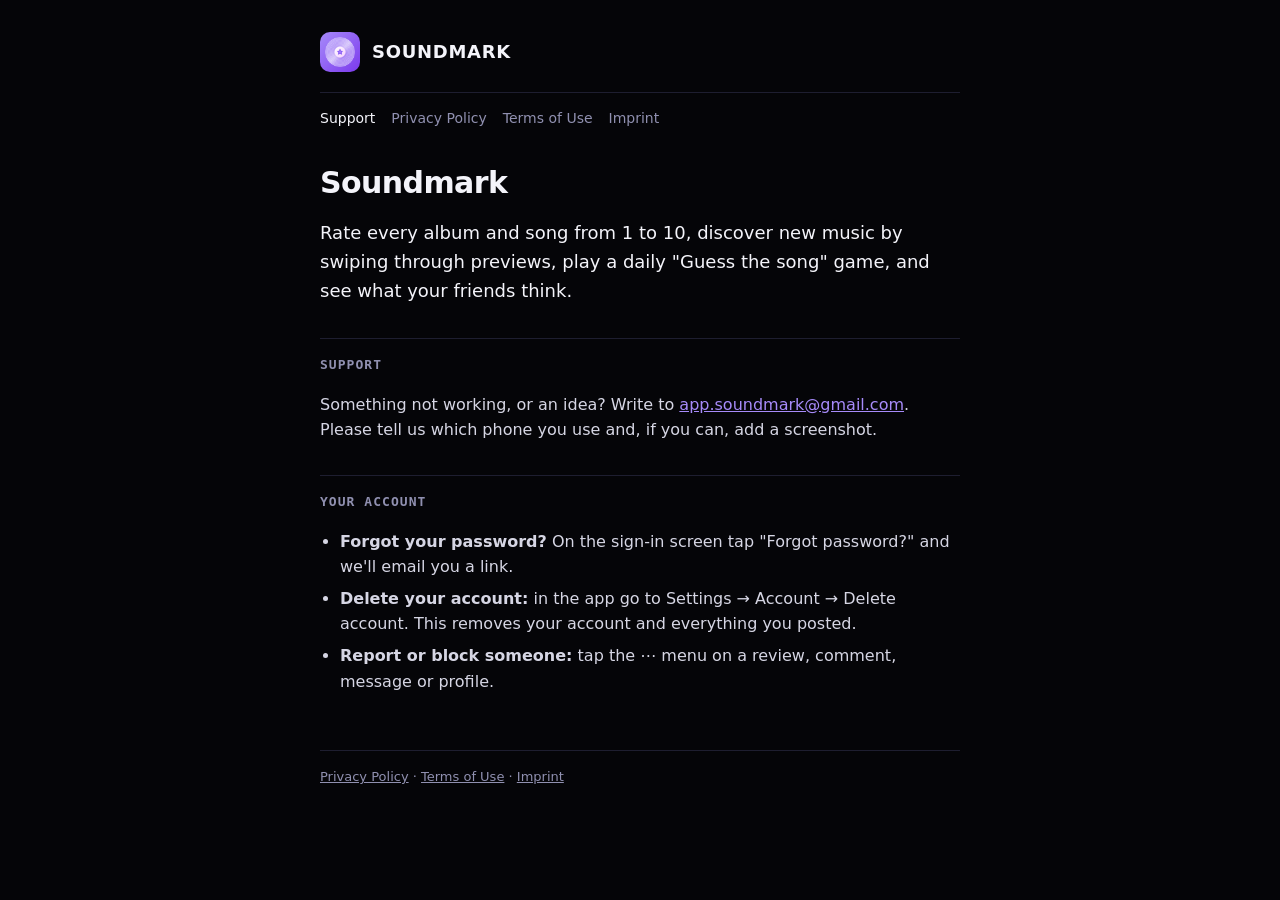
<file: index.html>
<!doctype html>
<html lang="en">
<head>
<meta charset="utf-8">
<meta name="viewport" content="width=device-width, initial-scale=1">
<title>Soundmark – Support</title>
<meta name="description" content="Soundmark: rate albums and songs, discover music and argue about it with your friends.">
<link rel="icon" href="icon.png">
<link rel="stylesheet" href="style.css">
</head>
<body>
<main>
  <header>
    <img src="icon.png" alt="">
    <a href="index.html">SOUNDMARK</a>
  </header>
  <nav>
    <a href="index.html" aria-current="page">Support</a>
    <a href="privacy.html">Privacy Policy</a>
    <a href="terms.html">Terms of Use</a>
    <a href="imprint.html">Imprint</a>
  </nav>

  <h1>Soundmark</h1>
  <p class="lead">Rate every album and song from 1 to 10, discover new music by swiping through previews, play a daily "Guess the song" game, and see what your friends think.</p>

  <h2>Support</h2>
  <p>Something not working, or an idea? Write to <a href="mailto:app.soundmark@gmail.com">app.soundmark@gmail.com</a>. Please tell us which phone you use and, if you can, add a screenshot.</p>

  <h2>Your account</h2>
  <ul>
    <li><strong>Forgot your password?</strong> On the sign-in screen tap "Forgot password?" and we'll email you a link.</li>
    <li><strong>Delete your account:</strong> in the app go to Settings → Account → Delete account. This removes your account and everything you posted.</li>
    <li><strong>Report or block someone:</strong> tap the ⋯ menu on a review, comment, message or profile.</li>
  </ul>

  <footer>
    <a href="privacy.html">Privacy Policy</a> · <a href="terms.html">Terms of Use</a> · <a href="imprint.html">Imprint</a>
  </footer>
</main>
</body>
</html>
</file>
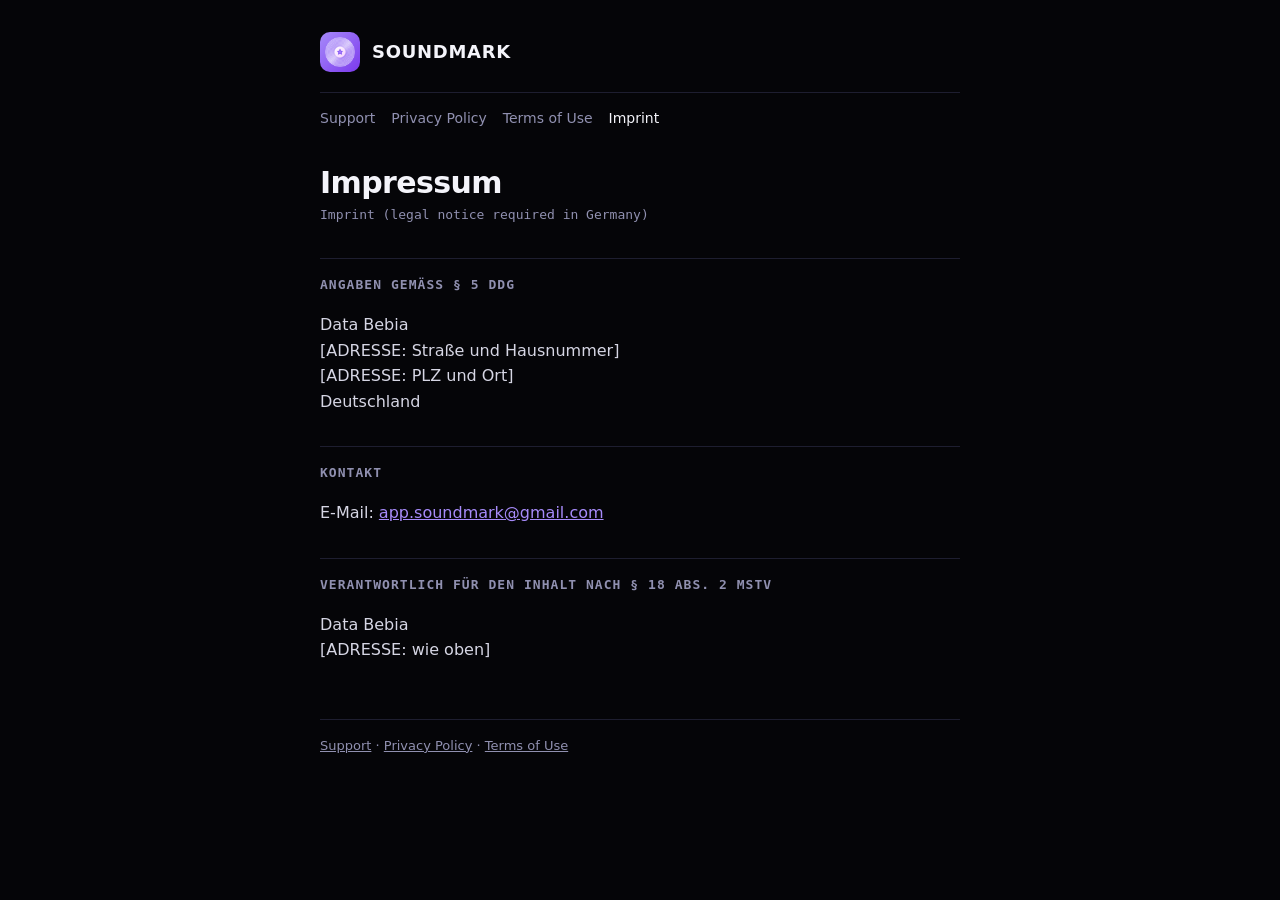
<file: imprint.html>
<!doctype html>
<html lang="de">
<head>
<meta charset="utf-8">
<meta name="viewport" content="width=device-width, initial-scale=1">
<title>Soundmark – Impressum</title>
<link rel="icon" href="icon.png">
<link rel="stylesheet" href="style.css">
</head>
<body>
<main>
  <header>
    <img src="icon.png" alt="">
    <a href="index.html">SOUNDMARK</a>
  </header>
  <nav>
    <a href="index.html">Support</a>
    <a href="privacy.html">Privacy Policy</a>
    <a href="terms.html">Terms of Use</a>
    <a href="imprint.html" aria-current="page">Imprint</a>
  </nav>

  <h1>Impressum</h1>
  <p class="updated" lang="en">Imprint (legal notice required in Germany)</p>

  <h2>Angaben gemäß § 5 DDG</h2>
  <p>
    Data Bebia<br>
    [ADRESSE: Straße und Hausnummer]<br>
    [ADRESSE: PLZ und Ort]<br>
    Deutschland
  </p>

  <h2>Kontakt</h2>
  <p>E-Mail: <a href="mailto:app.soundmark@gmail.com">app.soundmark@gmail.com</a></p>

  <h2>Verantwortlich für den Inhalt nach § 18 Abs. 2 MStV</h2>
  <p>
    Data Bebia<br>
    [ADRESSE: wie oben]
  </p>

  <footer>
    <a href="index.html">Support</a> · <a href="privacy.html">Privacy Policy</a> · <a href="terms.html">Terms of Use</a>
  </footer>
</main>
</body>
</html>
</file>
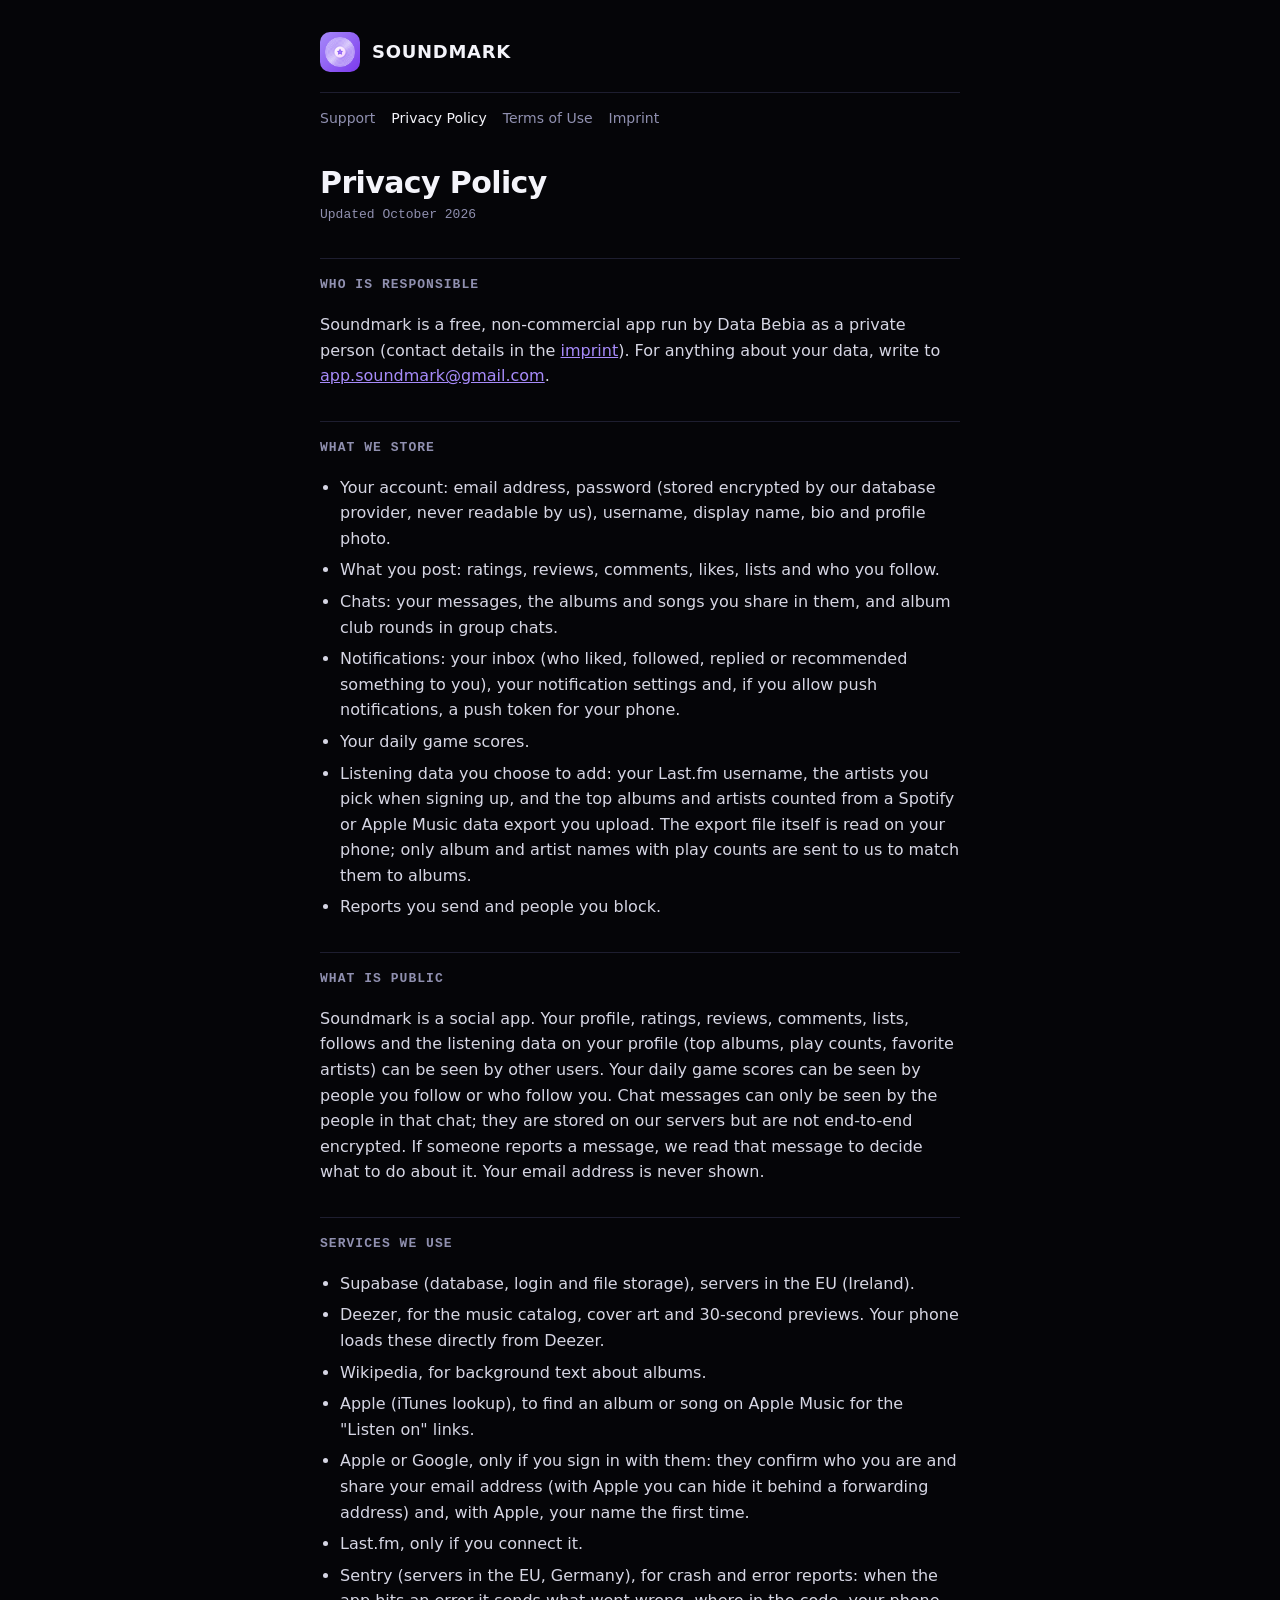
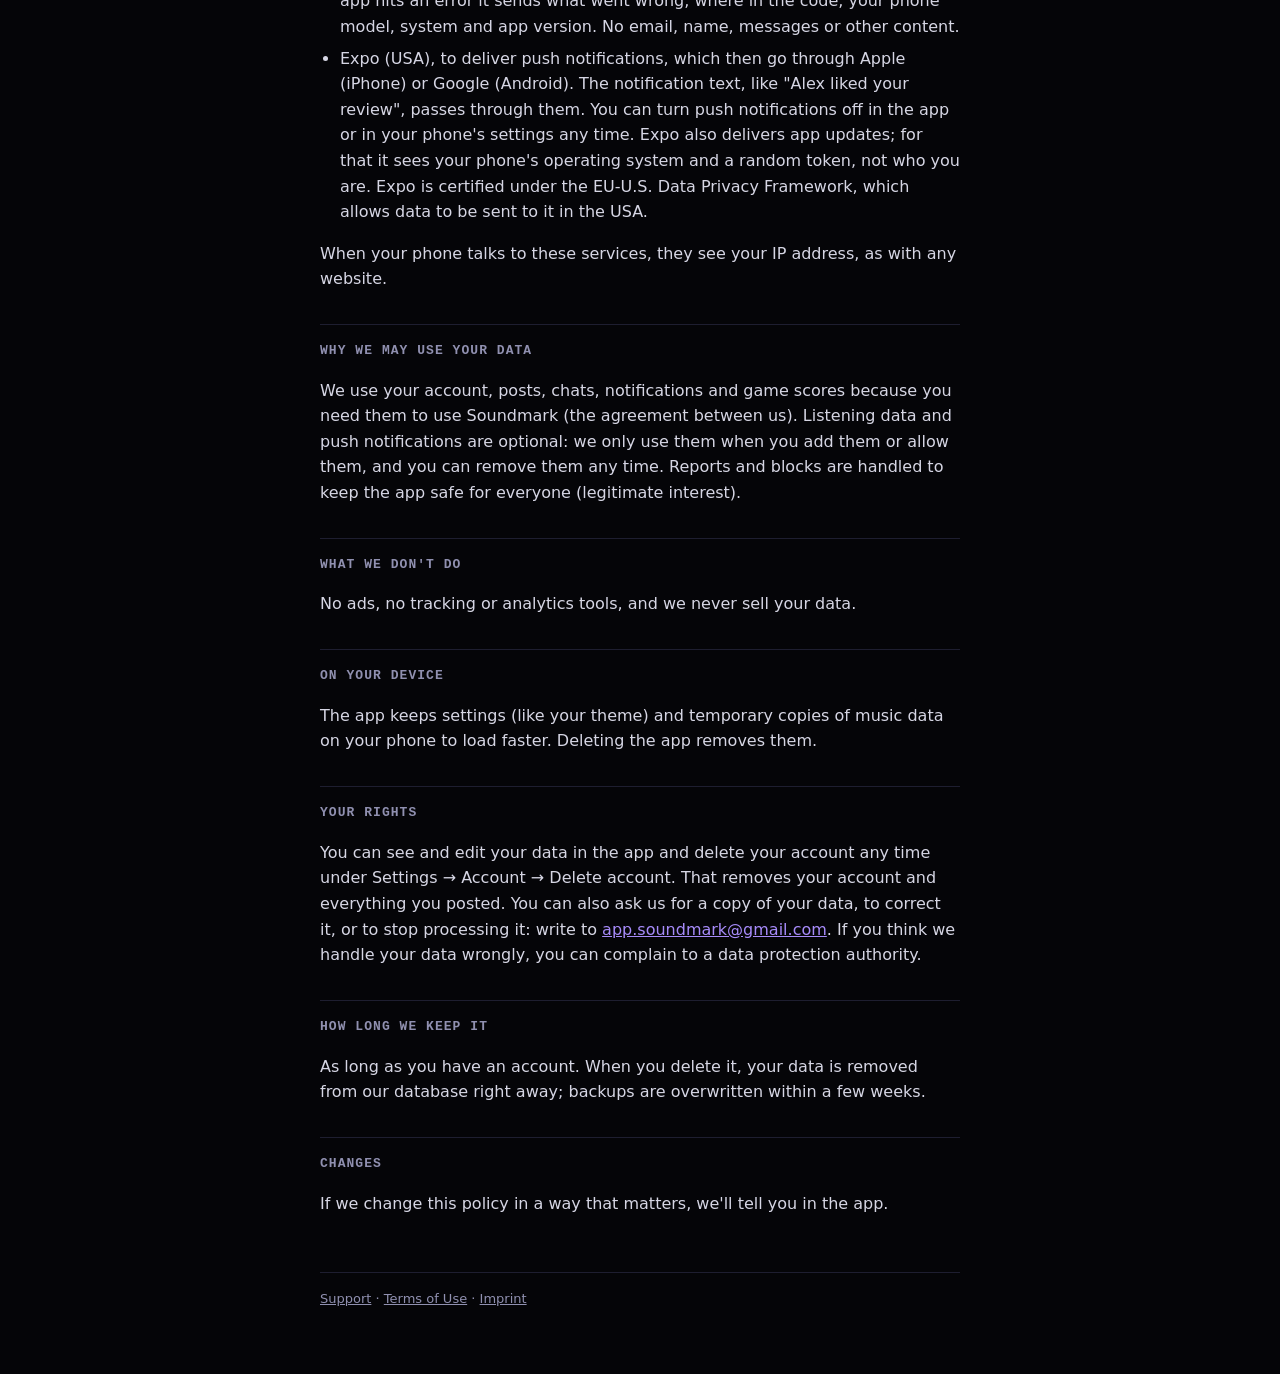
<file: privacy.html>
<!doctype html>
<html lang="en">
<head>
<meta charset="utf-8">
<meta name="viewport" content="width=device-width, initial-scale=1">
<title>Soundmark – Privacy Policy</title>
<link rel="icon" href="icon.png">
<link rel="stylesheet" href="style.css">
</head>
<body>
<main>
  <header>
    <img src="icon.png" alt="">
    <a href="index.html">SOUNDMARK</a>
  </header>
  <nav>
    <a href="index.html">Support</a>
    <a href="privacy.html" aria-current="page">Privacy Policy</a>
    <a href="terms.html">Terms of Use</a>
    <a href="imprint.html">Imprint</a>
  </nav>

  <!-- Same text as lib/legal.ts in the app; change both together -->
  <h1>Privacy Policy</h1>
  <p class="updated">Updated October 2026</p>

  <h2>Who is responsible</h2>
  <p>Soundmark is a free, non-commercial app run by Data Bebia as a private person (contact details in the <a href="imprint.html">imprint</a>). For anything about your data, write to <a href="mailto:app.soundmark@gmail.com">app.soundmark@gmail.com</a>.</p>

  <h2>What we store</h2>
  <ul>
    <li>Your account: email address, password (stored encrypted by our database provider, never readable by us), username, display name, bio and profile photo.</li>
    <li>What you post: ratings, reviews, comments, likes, lists and who you follow.</li>
    <li>Chats: your messages, the albums and songs you share in them, and album club rounds in group chats.</li>
    <li>Notifications: your inbox (who liked, followed, replied or recommended something to you), your notification settings and, if you allow push notifications, a push token for your phone.</li>
    <li>Your daily game scores.</li>
    <li>Listening data you choose to add: your Last.fm username, the artists you pick when signing up, and the top albums and artists counted from a Spotify or Apple Music data export you upload. The export file itself is read on your phone; only album and artist names with play counts are sent to us to match them to albums.</li>
    <li>Reports you send and people you block.</li>
  </ul>

  <h2>What is public</h2>
  <p>Soundmark is a social app. Your profile, ratings, reviews, comments, lists, follows and the listening data on your profile (top albums, play counts, favorite artists) can be seen by other users. Your daily game scores can be seen by people you follow or who follow you. Chat messages can only be seen by the people in that chat; they are stored on our servers but are not end-to-end encrypted. If someone reports a message, we read that message to decide what to do about it. Your email address is never shown.</p>

  <h2>Services we use</h2>
  <ul>
    <li>Supabase (database, login and file storage), servers in the EU (Ireland).</li>
    <li>Deezer, for the music catalog, cover art and 30-second previews. Your phone loads these directly from Deezer.</li>
    <li>Wikipedia, for background text about albums.</li>
    <li>Apple (iTunes lookup), to find an album or song on Apple Music for the "Listen on" links.</li>
    <li>Apple or Google, only if you sign in with them: they confirm who you are and share your email address (with Apple you can hide it behind a forwarding address) and, with Apple, your name the first time.</li>
    <li>Last.fm, only if you connect it.</li>
    <li>Sentry (servers in the EU, Germany), for crash and error reports: when the app hits an error it sends what went wrong, where in the code, your phone model, system and app version. No email, name, messages or other content.</li>
    <li>Expo (USA), to deliver push notifications, which then go through Apple (iPhone) or Google (Android). The notification text, like "Alex liked your review", passes through them. You can turn push notifications off in the app or in your phone's settings any time. Expo also delivers app updates; for that it sees your phone's operating system and a random token, not who you are. Expo is certified under the EU-U.S. Data Privacy Framework, which allows data to be sent to it in the USA.</li>
  </ul>
  <p>When your phone talks to these services, they see your IP address, as with any website.</p>

  <h2>Why we may use your data</h2>
  <p>We use your account, posts, chats, notifications and game scores because you need them to use Soundmark (the agreement between us). Listening data and push notifications are optional: we only use them when you add them or allow them, and you can remove them any time. Reports and blocks are handled to keep the app safe for everyone (legitimate interest).</p>

  <h2>What we don't do</h2>
  <p>No ads, no tracking or analytics tools, and we never sell your data.</p>

  <h2>On your device</h2>
  <p>The app keeps settings (like your theme) and temporary copies of music data on your phone to load faster. Deleting the app removes them.</p>

  <h2>Your rights</h2>
  <p>You can see and edit your data in the app and delete your account any time under Settings → Account → Delete account. That removes your account and everything you posted. You can also ask us for a copy of your data, to correct it, or to stop processing it: write to <a href="mailto:app.soundmark@gmail.com">app.soundmark@gmail.com</a>. If you think we handle your data wrongly, you can complain to a data protection authority.</p>

  <h2>How long we keep it</h2>
  <p>As long as you have an account. When you delete it, your data is removed from our database right away; backups are overwritten within a few weeks.</p>

  <h2>Changes</h2>
  <p>If we change this policy in a way that matters, we'll tell you in the app.</p>

  <footer>
    <a href="index.html">Support</a> · <a href="terms.html">Terms of Use</a> · <a href="imprint.html">Imprint</a>
  </footer>
</main>
</body>
</html>
</file>
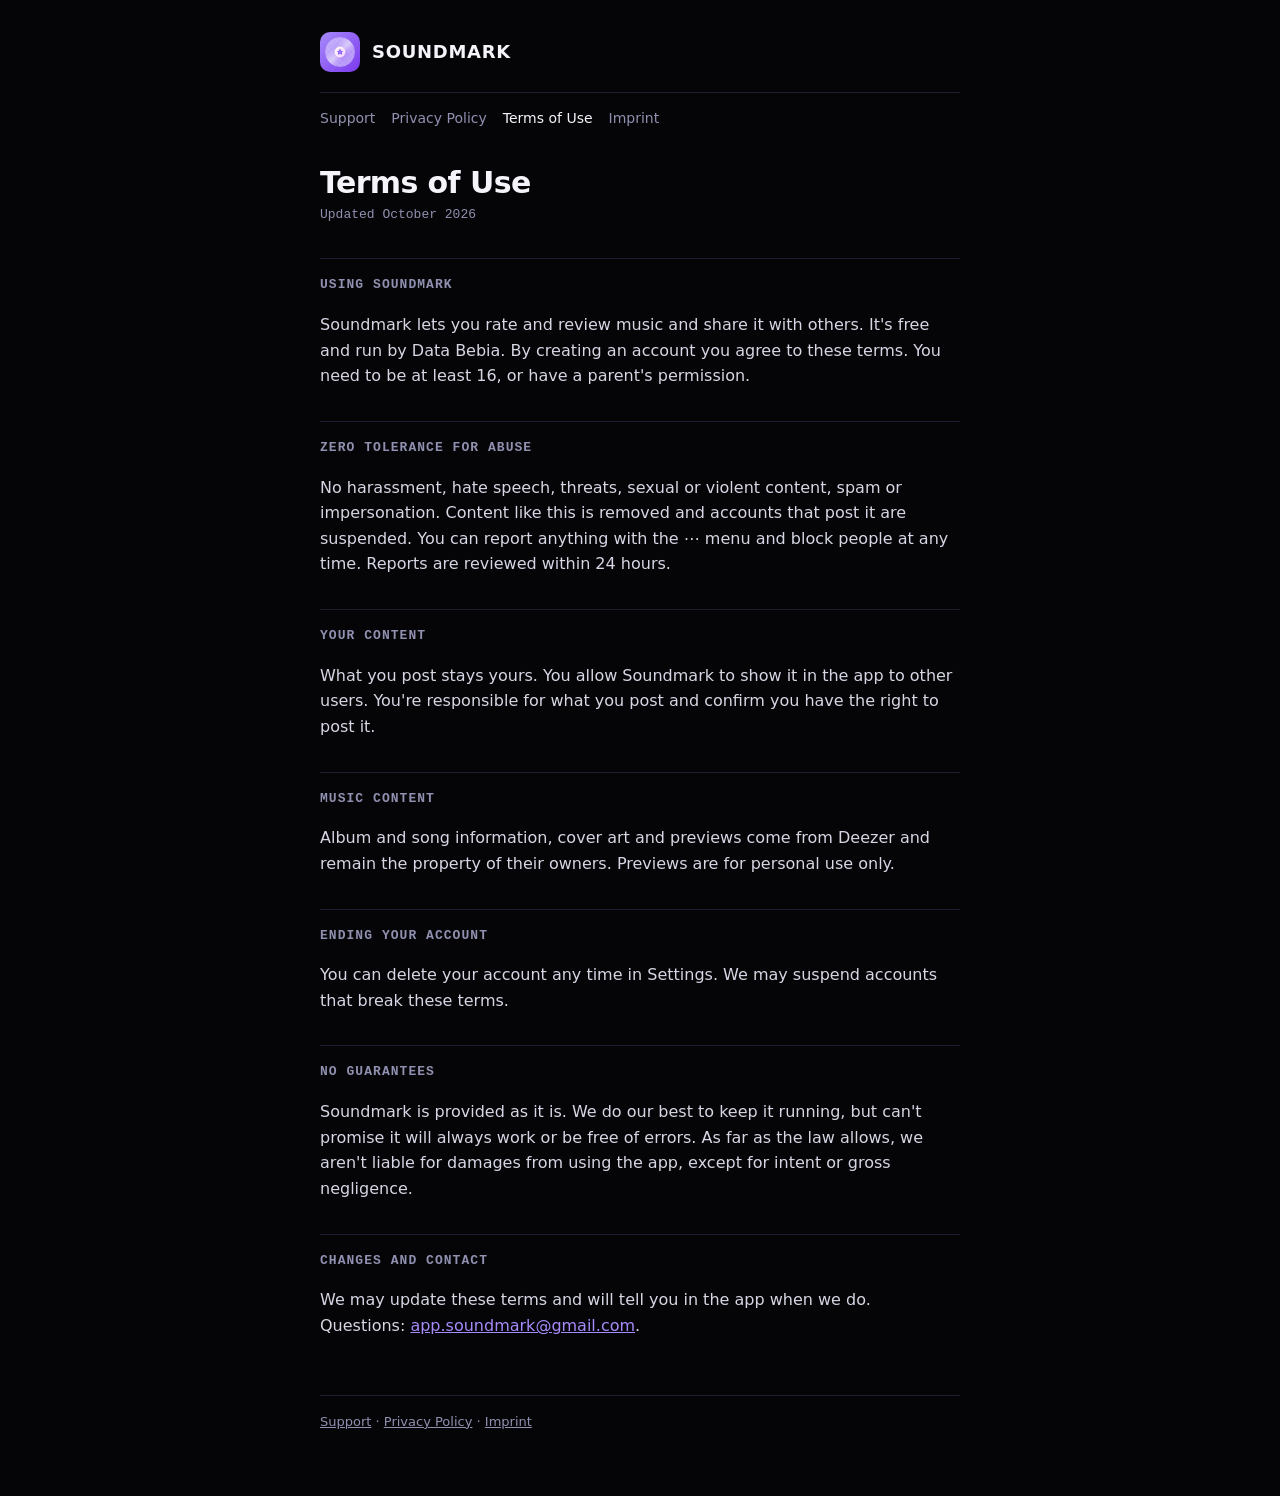
<file: terms.html>
<!doctype html>
<html lang="en">
<head>
<meta charset="utf-8">
<meta name="viewport" content="width=device-width, initial-scale=1">
<title>Soundmark – Terms of Use</title>
<link rel="icon" href="icon.png">
<link rel="stylesheet" href="style.css">
</head>
<body>
<main>
  <header>
    <img src="icon.png" alt="">
    <a href="index.html">SOUNDMARK</a>
  </header>
  <nav>
    <a href="index.html">Support</a>
    <a href="privacy.html">Privacy Policy</a>
    <a href="terms.html" aria-current="page">Terms of Use</a>
    <a href="imprint.html">Imprint</a>
  </nav>

  <!-- Same text as lib/legal.ts in the app; change both together -->
  <h1>Terms of Use</h1>
  <p class="updated">Updated October 2026</p>

  <h2>Using Soundmark</h2>
  <p>Soundmark lets you rate and review music and share it with others. It's free and run by Data Bebia. By creating an account you agree to these terms. You need to be at least 16, or have a parent's permission.</p>

  <h2>Zero tolerance for abuse</h2>
  <p>No harassment, hate speech, threats, sexual or violent content, spam or impersonation. Content like this is removed and accounts that post it are suspended. You can report anything with the ⋯ menu and block people at any time. Reports are reviewed within 24 hours.</p>

  <h2>Your content</h2>
  <p>What you post stays yours. You allow Soundmark to show it in the app to other users. You're responsible for what you post and confirm you have the right to post it.</p>

  <h2>Music content</h2>
  <p>Album and song information, cover art and previews come from Deezer and remain the property of their owners. Previews are for personal use only.</p>

  <h2>Ending your account</h2>
  <p>You can delete your account any time in Settings. We may suspend accounts that break these terms.</p>

  <h2>No guarantees</h2>
  <p>Soundmark is provided as it is. We do our best to keep it running, but can't promise it will always work or be free of errors. As far as the law allows, we aren't liable for damages from using the app, except for intent or gross negligence.</p>

  <h2>Changes and contact</h2>
  <p>We may update these terms and will tell you in the app when we do. Questions: <a href="mailto:app.soundmark@gmail.com">app.soundmark@gmail.com</a>.</p>

  <footer>
    <a href="index.html">Support</a> · <a href="privacy.html">Privacy Policy</a> · <a href="imprint.html">Imprint</a>
  </footer>
</main>
</body>
</html>
</file>
<file: style.css>
/* Soundmark's small public site: support, privacy policy, terms, imprint. Plain HTML so it runs
   on Netlify or GitHub Pages without a build step. */

:root {
  --bg: #050508;
  --text: #f4f4fa;
  --muted: #9090b0;
  --line: #1e1e30;
  --accent: #a78bfa;
}

* { box-sizing: border-box; }

body {
  margin: 0;
  background: var(--bg);
  color: var(--text);
  font: 16px/1.6 -apple-system, BlinkMacSystemFont, "SF Pro Text", "Segoe UI", system-ui, sans-serif;
  -webkit-font-smoothing: antialiased;
}

main { max-width: 680px; margin: 0 auto; padding: 32px 20px 64px; }

header { display: flex; align-items: center; gap: 12px; padding-bottom: 20px; border-bottom: 1px solid var(--line); }
header img { width: 40px; height: 40px; border-radius: 10px; }
header a { color: var(--text); text-decoration: none; font-weight: 800; font-size: 18px; letter-spacing: 0.04em; }

nav { display: flex; flex-wrap: wrap; gap: 16px; padding: 14px 0 0; font-size: 14px; }
nav a { color: var(--muted); text-decoration: none; }
nav a:hover, nav a[aria-current="page"] { color: var(--text); }

h1 { font-size: 30px; line-height: 1.2; margin: 36px 0 4px; letter-spacing: -0.02em; }
.updated { color: var(--muted); font-size: 13px; font-family: ui-monospace, "SF Mono", Menlo, monospace; margin: 0 0 24px; }
h2 { font-size: 13px; text-transform: uppercase; letter-spacing: 0.08em; color: var(--muted); margin: 32px 0 8px; padding-top: 16px; border-top: 1px solid var(--line); font-family: ui-monospace, "SF Mono", Menlo, monospace; font-weight: 600; }
p, li { color: #d6d6e4; }
ul { padding-left: 20px; }
li { margin: 6px 0; }
a { color: var(--accent); }

.lead { font-size: 18px; color: var(--text); }
footer { margin-top: 56px; padding-top: 16px; border-top: 1px solid var(--line); color: var(--muted); font-size: 13px; }
footer a { color: var(--muted); }
</file>
